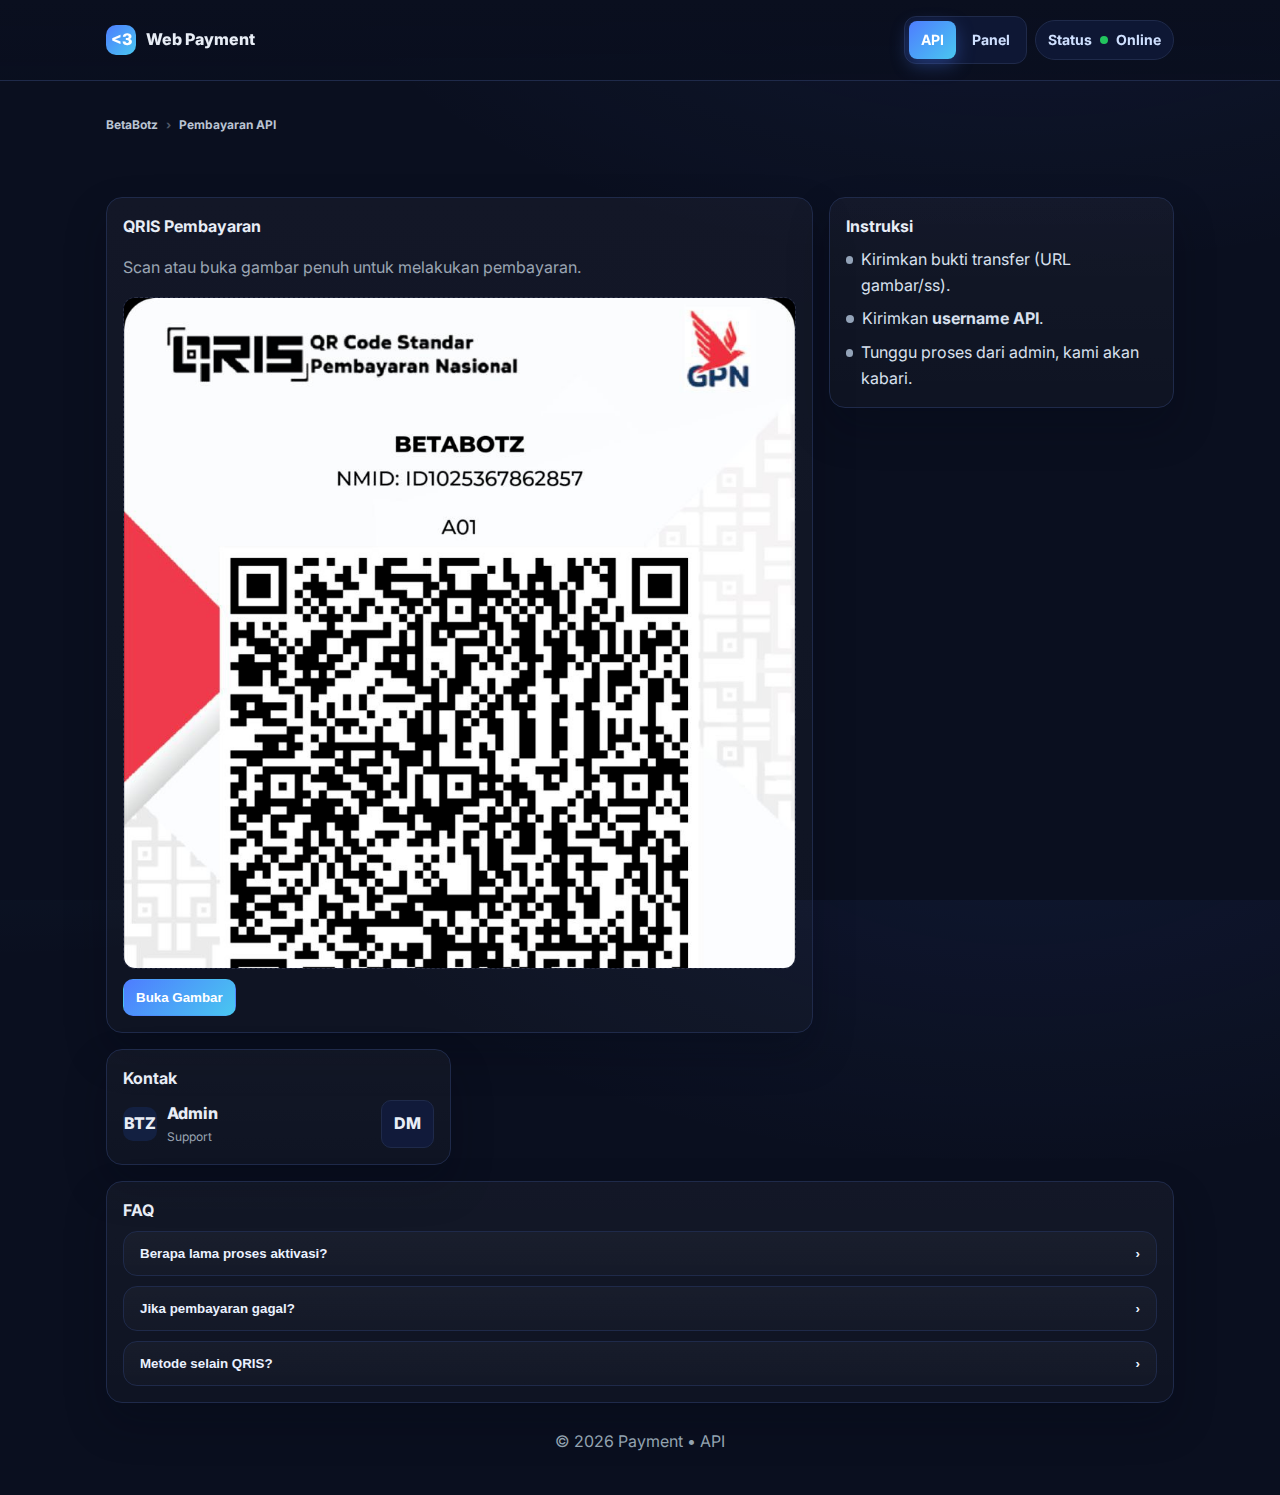
<file: index.html>
<!DOCTYPE html>
<html lang="id">
<head>
  <meta charset="utf-8" />
  <meta name="viewport" content="width=device-width, initial-scale=1" />
  <title>Payment — API</title>
  <link rel="preconnect" href="https://fonts.googleapis.com">
  <link rel="preconnect" href="https://fonts.gstatic.com" crossorigin>
  <link href="https://fonts.googleapis.com/css2?family=Inter:wght@400;500;600;700;800&display=swap" rel="stylesheet">
  <link rel="stylesheet" href="./styles.css" />
</head>
<body>
  <header id="hdr">
    <div class="container topbar">
      <div class="brand"><div class="logo"><3</div><div>Web Payment</div></div>
      <div class="chips">
        <div class="seg">
          <a class="active" href="./index.html">API</a>
          <a href="./panel.html">Panel</a>
        </div>
        <span class="chip hide-mobile">Status <span class="dot"></span> Online</span>
      </div>
    </div>
  </header>

  <main class="container">
    <section class="hero">
      <div class="crumbs"><span>BetaBotz</span><span class="sep">›</span><span>Pembayaran API</span></div>
      <h1></h1>
      <p class="sub"></p>

    <section class="grid">
      <div class="card col-8">
        <h3>QRIS Pembayaran</h3>
        <p class="muted">Scan atau buka gambar penuh untuk melakukan pembayaran.</p>
        <div class="qris">
          <img alt="QRIS API" src="./qris-api.jpg">
        </div>
        <div class="actions">
          <button class="btn primary" onclick="openImage('./qris-api.jpg')">Buka Gambar</button>
          <!-- <button class="btn" onclick="copyText('https://api.betabotz.eu.org/api/tools/uploader-get?id=QWdBQ0FnVUFBeUVHQUFTclJWR2lBQUVDeE5wb2xBcEJIbzR3REd2bG05cEg0OG9OWWt4ckp3QUN2OE14R3g4S29GVEd1eVpIUG50WkhBRUFBd0lBQTNrQUF6WUU6OjU4NjYyNzM5Njg6QUFFcHVLbFNGRW9Pd2ZScF9kUG9zVlZPbWVCa2JybWhlMFk=&mime=image/jpeg')">Salin Link</button> -->
        </div>
      </div>

      <div class="card col-4">
        <h3>Instruksi</h3>
        <div class="list">
          <div class="row"><span class="dot"></span><span>Kirimkan bukti transfer (URL gambar/ss).</span></div>
          <div class="row"><span class="dot"></span><span>Kirimkan <b>username API</b>.</span></div>
          <div class="row"><span class="dot"></span><span>Tunggu proses dari admin, kami akan kabari.</span></div>
        </div>
      </div>

       <div class="card col-4">
        <h3>Kontak</h3>
        <div style="display:flex;align-items:center;justify-content:space-between;gap:12px">
          <div style="display:flex;align-items:center;gap:10px">
            <div style="width:34px;height:34px;border-radius:10px;background:#132041;display:grid;place-items:center;font-weight:800">BTZ</div>
            <div><div style="font-weight:800">Admin</div><div class="muted" style="font-size:12px">Support</div></div>
          </div>
          <a class="btn" href="https://wa.me/62895423183527?text=ask+api+btz" target="_blank" rel="noopener">DM</a>
        </div>
      </div>

      <div class="card col-12">
        <h3>FAQ</h3>
        <div class="accordion" id="faq">
          <div class="acc">
            <button class="acc__summary"><span class="title">Berapa lama proses aktivasi?</span><span class="chev">›</span></button>
            <div class="acc__content"><div class="acc__inner">Biasanya cepat setelah bukti TF & username diterima.</div></div>
          </div>
          <div class="acc">
            <button class="acc__summary"><span class="title">Jika pembayaran gagal?</span><span class="chev">›</span></button>
            <div class="acc__content"><div class="acc__inner">Coba ulang atau hubungi admin dengan menyertakan bukti TF.</div></div>
          </div>
          <div class="acc">
            <button class="acc__summary"><span class="title">Metode selain QRIS?</span><span class="chev">›</span></button>
            <div class="acc__content"><div class="acc__inner">Saat ini fokus QRIS. Metode lain hubungi admin.</div></div>
          </div>
        </div>
      </div>
    </section>

    <footer class="container">
      <div style="display:flex;justify-content:space-between;flex-wrap:wrap;gap:8px">
        <span>© <script>document.write(new Date().getFullYear())</script> Payment • API</span>
      </div>
    </footer>
  </main>

  <script src="./script.js"></script>
</body>
</html>
</file>
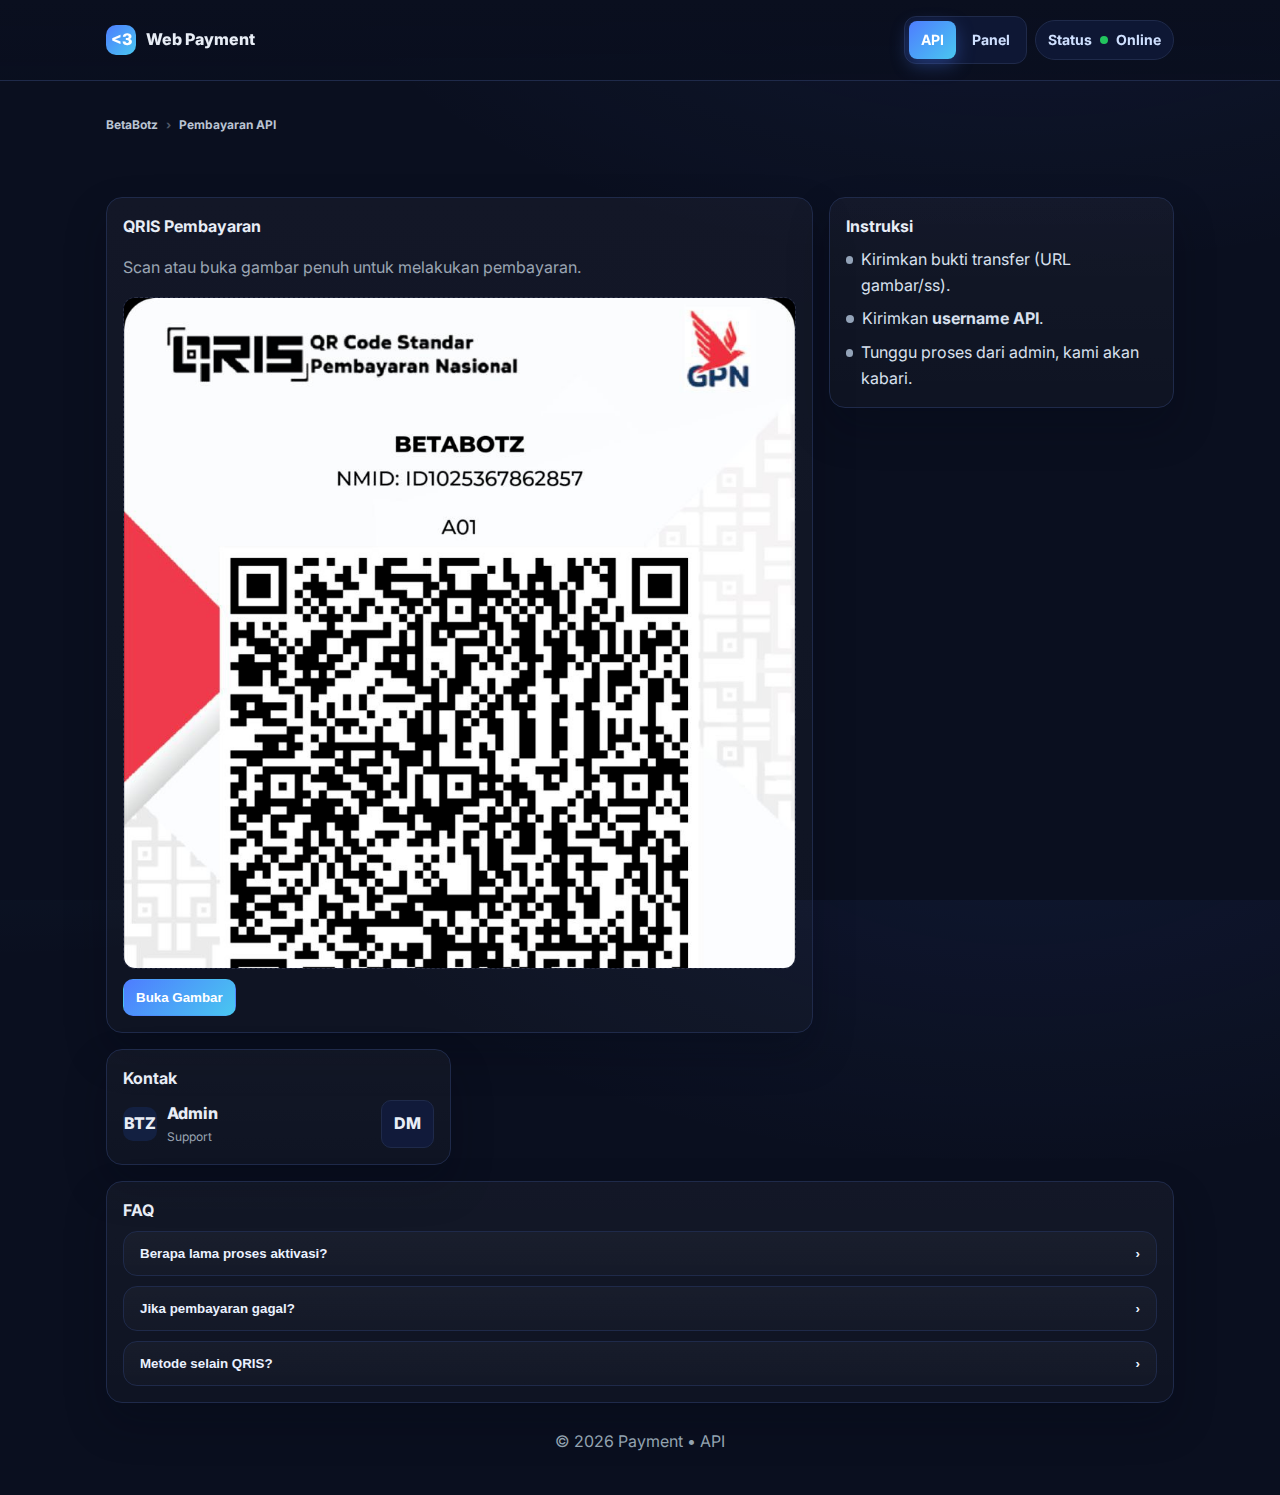
<file: api.html>
<!DOCTYPE html>
<html lang="id">
<head>
  <meta charset="utf-8" />
  <meta name="viewport" content="width=device-width, initial-scale=1" />
  <title>Payment — API</title>
  <link rel="preconnect" href="https://fonts.googleapis.com">
  <link rel="preconnect" href="https://fonts.gstatic.com" crossorigin>
  <link href="https://fonts.googleapis.com/css2?family=Inter:wght@400;500;600;700;800&display=swap" rel="stylesheet">
  <link rel="stylesheet" href="./styles.css" />
</head>
<body>
  <header id="hdr">
    <div class="container topbar">
      <div class="brand"><div class="logo"><3</div><div>Web Payment</div></div>
      <div class="chips">
        <div class="seg">
          <a class="active" href="./api.html">API</a>
          <a href="./panel.html">Panel</a>
        </div>
        <span class="chip hide-mobile">Status <span class="dot"></span> Online</span>
      </div>
    </div>
  </header>

  <main class="container">
    <section class="hero">
      <div class="crumbs"><span>BetaBotz</span><span class="sep">›</span><span>Pembayaran API</span></div>
      <h1></h1>
      <p class="sub"></p>

    <section class="grid">
      <div class="card col-8">
        <h3>QRIS Pembayaran</h3>
        <p class="muted">Scan atau buka gambar penuh untuk melakukan pembayaran.</p>
        <div class="qris">
          <img alt="QRIS API" src="./qris-api.jpg">
        </div>
        <div class="actions">
          <button class="btn primary" onclick="openImage('./qris-api.jpg')">Buka Gambar</button>
          <!-- <button class="btn" onclick="copyText('https://api.betabotz.eu.org/api/tools/uploader-get?id=QWdBQ0FnVUFBeUVHQUFTclJWR2lBQUVDeE5wb2xBcEJIbzR3REd2bG05cEg0OG9OWWt4ckp3QUN2OE14R3g4S29GVEd1eVpIUG50WkhBRUFBd0lBQTNrQUF6WUU6OjU4NjYyNzM5Njg6QUFFcHVLbFNGRW9Pd2ZScF9kUG9zVlZPbWVCa2JybWhlMFk=&mime=image/jpeg')">Salin Link</button> -->
        </div>
      </div>

      <div class="card col-4">
        <h3>Instruksi</h3>
        <div class="list">
          <div class="row"><span class="dot"></span><span>Kirimkan bukti transfer (URL gambar/ss).</span></div>
          <div class="row"><span class="dot"></span><span>Kirimkan <b>username API</b>.</span></div>
          <div class="row"><span class="dot"></span><span>Tunggu proses dari admin, kami akan kabari.</span></div>
        </div>
      </div>

       <div class="card col-4">
        <h3>Kontak</h3>
        <div style="display:flex;align-items:center;justify-content:space-between;gap:12px">
          <div style="display:flex;align-items:center;gap:10px">
            <div style="width:34px;height:34px;border-radius:10px;background:#132041;display:grid;place-items:center;font-weight:800">BTZ</div>
            <div><div style="font-weight:800">Admin</div><div class="muted" style="font-size:12px">Support</div></div>
          </div>
          <a class="btn" href="https://wa.me/62895423183527?text=ask+api+btz" target="_blank" rel="noopener">DM</a>
        </div>
      </div>

      <div class="card col-12">
        <h3>FAQ</h3>
        <div class="accordion" id="faq">
          <div class="acc">
            <button class="acc__summary"><span class="title">Berapa lama proses aktivasi?</span><span class="chev">›</span></button>
            <div class="acc__content"><div class="acc__inner">Biasanya cepat setelah bukti TF & username diterima.</div></div>
          </div>
          <div class="acc">
            <button class="acc__summary"><span class="title">Jika pembayaran gagal?</span><span class="chev">›</span></button>
            <div class="acc__content"><div class="acc__inner">Coba ulang atau hubungi admin dengan menyertakan bukti TF.</div></div>
          </div>
          <div class="acc">
            <button class="acc__summary"><span class="title">Metode selain QRIS?</span><span class="chev">›</span></button>
            <div class="acc__content"><div class="acc__inner">Saat ini fokus QRIS. Metode lain hubungi admin.</div></div>
          </div>
        </div>
      </div>
    </section>

    <footer class="container">
      <div style="display:flex;justify-content:space-between;flex-wrap:wrap;gap:8px">
        <span>© <script>document.write(new Date().getFullYear())</script> Payment • API</span>
      </div>
    </footer>
  </main>

  <script src="./script.js"></script>
</body>
</html>
</file>
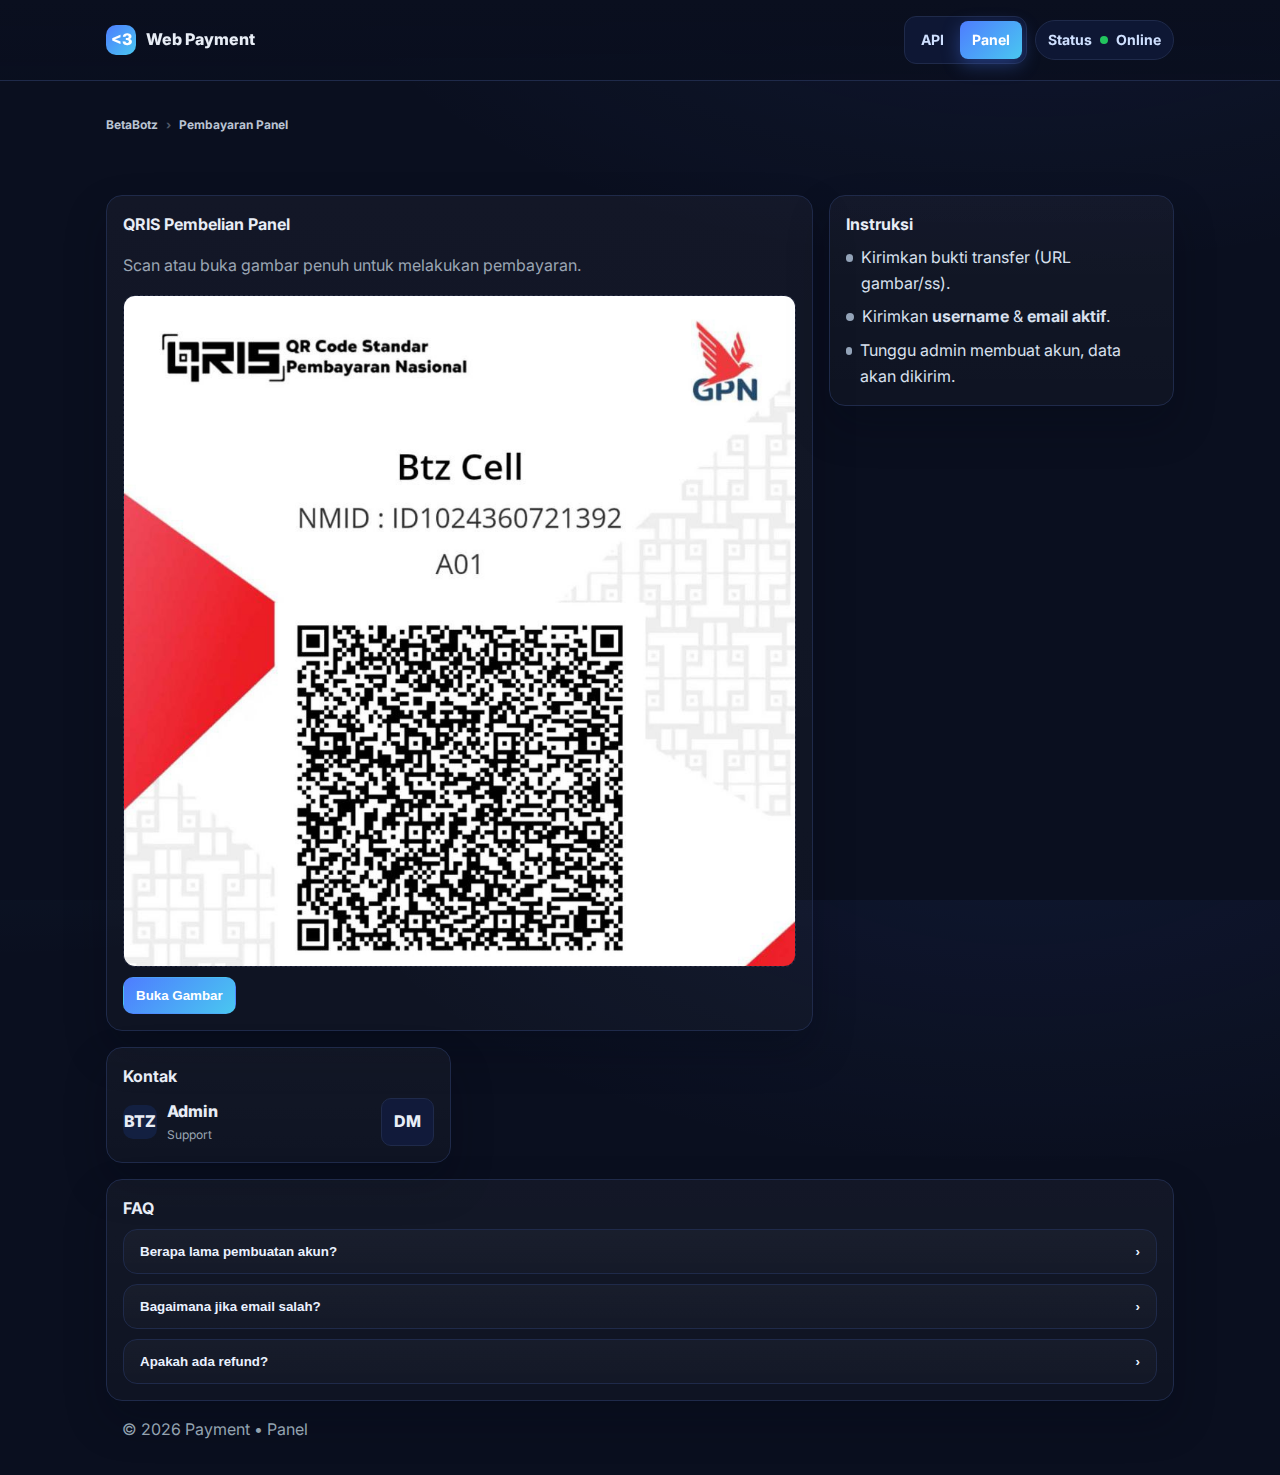
<file: panel.html>
<!DOCTYPE html>
<html lang="id">
<head>
  <meta charset="utf-8" />
  <meta name="viewport" content="width=device-width, initial-scale=1" />
  <title>Payment — Panel</title>
  <link rel="preconnect" href="https://fonts.googleapis.com">
  <link rel="preconnect" href="https://fonts.gstatic.com" crossorigin>
  <link href="https://fonts.googleapis.com/css2?family=Inter:wght@400;500;600;700;800&display=swap" rel="stylesheet">
  <link rel="stylesheet" href="./styles.css" />
</head>
<body>
  <header id="hdr">
    <div class="container topbar">
      <div class="brand"><div class="logo"><3</div><div>Web Payment</div></div>
      <div class="chips">
        <div class="seg">
          <a href="./index.html">API</a>
          <a class="active" href="./panel.html">Panel</a>
        </div>
        <span class="chip hide-mobile">Status <span class="dot"></span> Online</span>
      </div>
    </div>
  </header>

  <main class="container">
    <section class="hero">
      <div class="crumbs"><span>BetaBotz</span><span class="sep">›</span><span>Pembayaran Panel</span></div>
      <h1></h1>
      <p class="sub"></p>
    </section>

    <section class="grid">
      <div class="card col-8">
        <h3>QRIS Pembelian Panel</h3>
        <p class="muted">Scan atau buka gambar penuh untuk melakukan pembayaran.</p>
        <div class="qris">
          <img alt="QRIS Panel" src="./qris-panel.jpg">
        </div>
        <div class="actions">
          <button class="btn primary" onclick="openImage('./qris-panel.jpg')">Buka Gambar</button>
          <!-- <button class="btn" onclick="copyText('./qris-panel.jpg')">Salin Link</button> -->
        </div>
      </div>

      <div class="card col-4">
        <h3>Instruksi</h3>
        <div class="list">
          <div class="row"><span class="dot"></span><span>Kirimkan bukti transfer (URL gambar/ss).</span></div>
          <div class="row"><span class="dot"></span><span>Kirimkan <b>username</b> & <b>email aktif</b>.</span></div>
          <div class="row"><span class="dot"></span><span>Tunggu admin membuat akun, data akan dikirim.</span></div>
        </div>
      </div>
      <div class="card col-4">
        <h3>Kontak</h3>
        <div style="display:flex;align-items:center;justify-content:space-between;gap:12px">
          <div style="display:flex;align-items:center;gap:10px">
            <div style="width:34px;height:34px;border-radius:10px;background:#132041;display:grid;place-items:center;font-weight:800">BTZ</div>
            <div><div style="font-weight:800">Admin</div><div class="muted" style="font-size:12px">Support</div></div>
          </div>
          <a class="btn" href="https://wa.me/62895423183527?text=ask+panel+btz" target="_blank" rel="noopener">DM</a>
        </div>
      </div>

      <div class="card col-12">
        <h3>FAQ</h3>
        <div class="accordion" id="faq">
          <div class="acc">
            <button class="acc__summary"><span class="title">Berapa lama pembuatan akun?</span><span class="chev">›</span></button>
            <div class="acc__content"><div class="acc__inner">Umumnya cepat setelah data lengkap (bukti TF, username, email) diterima.</div></div>
          </div>
          <div class="acc">
            <button class="acc__summary"><span class="title">Bagaimana jika email salah?</span><span class="chev">›</span></button>
            <div class="acc__content"><div class="acc__inner">Hubungi admin secepatnya untuk koreksi sebelum akun dibuat.</div></div>
          </div>
          <div class="acc">
            <button class="acc__summary"><span class="title">Apakah ada refund?</span><span class="chev">›</span></button>
            <div class="acc__content"><div class="acc__inner">Ikuti ketentuan layanan. Untuk kasus khusus, silakan kontak admin.</div></div>
          </div>
        </div>
      </div>
    </section>

    <footer class="container">
      <div style="display:flex;justify-content:space-between;flex-wrap:wrap;gap:8px">
        <span>© <script>document.write(new Date().getFullYear())</script> Payment • Panel</span>
      </div>
    </footer>
  </main>

  <script src="./script.js"></script>
</body>
</html>
</file>
<file: styles.css>
:root{
      --bg:#0a0f1f;
      --bg-2:#0d1430;
      --card:#0f1a3a;
      --text:#e8edf6;
      --muted:#9aa5b3;
      --border:#1f2a4a;
      --primary:#4e7dff;
      --primary-2:#49c7f0;
      --ring:rgba(78,125,255,0.45);
      --success:#22c55e;
    }
    *,*::before,*::after{box-sizing:border-box}
    html,body{height:100%}
    body{
      margin:0;
      font-family:Inter,system-ui,-apple-system,"Segoe UI",Roboto,Arial,Helvetica,sans-serif;
      background:
        radial-gradient(1200px 600px at 80% -10%, rgba(78,125,255,.08), transparent 60%),
        radial-gradient(900px 400px at 0% -20%, rgba(73,199,240,.06), transparent 60%),
        var(--bg);
      color:var(--text);
      line-height:1.6;
    }
    a{color:inherit;text-decoration:none}
    .container{max-width:1100px;margin:0 auto;padding:16px}
    header{position:sticky;top:0;z-index:40;background:linear-gradient(to bottom, rgba(10,15,31,1), rgba(10,15,31,.92));border-bottom:1px solid var(--border);transition:box-shadow .2s ease}
    header.scrolled{ box-shadow:0 6px 14px rgba(0,0,0,.28) }
    .topbar{display:flex;align-items:center;justify-content:space-between;gap:14px}
    .brand{display:flex;align-items:center;gap:10px;font-weight:800}
    .logo{width:30px;height:30px;border-radius:10px;background:linear-gradient(135deg,var(--primary),var(--primary-2));display:grid;place-items:center;color:white;font-weight:800}
    .chips{display:flex;gap:8px;align-items:center;flex-wrap:wrap}
    .seg{display:flex;background:#0e1734;border:1px solid var(--border);border-radius:12px;padding:4px;gap:4px}
    .seg a{padding:8px 12px;border-radius:8px;font-weight:700;font-size:14px;color:#cfe0ff;transition:all .18s ease}
    .seg a:hover{background:#101c40}
    .seg a.active{background:linear-gradient(135deg,var(--primary),var(--primary-2)); color:white; box-shadow:0 6px 18px rgba(78,125,255,.35)}
    .chip{display:inline-flex;align-items:center;gap:8px;background:#0e1734;border:1px solid var(--border);border-radius:999px;padding:8px 12px;font-weight:700;font-size:14px;color:#cfe0ff}
    .dot{width:8px;height:8px;border-radius:99px;background:var(--success)}
    .hero{padding:18px 0 8px;display:grid;gap:10px}
    .crumbs{display:flex;gap:8px;align-items:center;color:#b9c3d2;font-weight:700;font-size:12px}
    .crumbs .sep{opacity:.4}
    h1{font-size:clamp(26px,4.4vw,40px);line-height:1.15;margin:0;font-weight:800}
    .sub{color:var(--muted);max-width:760px}
    .grid{display:grid;gap:16px;grid-template-columns:repeat(12,1fr);align-items:start}
    .col-12{grid-column:span 12}
    .col-8{grid-column:span 12}
    .col-4{grid-column:span 12}
    @media(min-width:920px){ .col-8{grid-column:span 8} .col-4{grid-column:span 4} }
    .card{background:linear-gradient(180deg, rgba(255,255,255,.035), rgba(255,255,255,.02));border:1px solid var(--border);border-radius:16px;padding:16px;box-shadow:0 20px 40px rgba(3,7,18,.25);transition:transform .18s ease, box-shadow .18s ease}
    .card:hover{ transform:translateY(-2px); box-shadow:0 30px 60px rgba(3,7,18,.28) }
    .card h3{margin:0 0 8px 0;font-size:16px}
    .muted{color:var(--muted)}
    .qris{width:100%;aspect-ratio:1/1;border-radius:12px;background:#0d1329;border:1px dashed rgba(255,255,255,.12);display:grid;place-items:center;overflow:hidden;margin-top:8px}
    .qris img{width:100%;height:100%;object-fit:cover}
    .actions{display:flex;gap:10px;flex-wrap:wrap;margin-top:10px}
    .btn{display:inline-flex;align-items:center;gap:8px;padding:10px 12px;border-radius:10px;border:1px solid var(--border);background:#111a3a;color:#e8eef8;font-weight:800;cursor:pointer;transition:transform .15s ease, box-shadow .15s ease, background .15s ease}
    .btn:hover{transform:translateY(-1px);box-shadow:0 8px 18px rgba(0,0,0,.24)}
    .btn.primary{background:linear-gradient(135deg,var(--primary),var(--primary-2));border-color:transparent;color:white}
    .list{display:grid;gap:8px;margin-top:6px}
    .row{display:flex;gap:8px;align-items:flex-start;color:#d8e0ee}
    .row .dot{background:#93a3b8;margin-top:.55em}
    input,textarea{width:100%;padding:11px 12px;border-radius:12px;border:1px solid var(--border);background:#0b1430;color:#e9eef8;font-size:14px}
    input:focus,textarea:focus{border-color:var(--ring);box-shadow:0 0 0 4px rgba(78,125,255,.16);outline:none}
    label{font-size:12px;color:#aab3c3;font-weight:800}
    .field{display:grid;gap:6px}
    footer{padding:32px 0 64px;color:#93a3b0}
    .accordion{display:grid;gap:10px}
    .acc{border:1px solid var(--border);border-radius:14px;background:linear-gradient(180deg, rgba(255,255,255,.03), rgba(255,255,255,.015))}
    .acc__summary{width:100%;text-align:left;background:transparent;border:0;color:#eaf1ff;padding:14px 16px;font-weight:800;border-radius:14px;display:flex;align-items:center;justify-content:space-between;gap:10px;cursor:pointer}
    .acc__summary .title{display:flex;align-items:center;gap:10px}
    .acc__summary .chev{transition:transform .2s ease}
    .acc.open .acc__summary .chev{transform:rotate(90deg)}
    .acc__content{height:0;overflow:hidden;transition:height .24s ease}
    .acc__inner{padding:0 16px 14px 16px;color:#cbd5e1}
    .hide-mobile{display:none}
    @media(min-width:560px){ .hide-mobile{display:inline-flex} }
    @media (prefers-reduced-motion: reduce){ *{transition:none!important;animation:none!important} }
</file>
